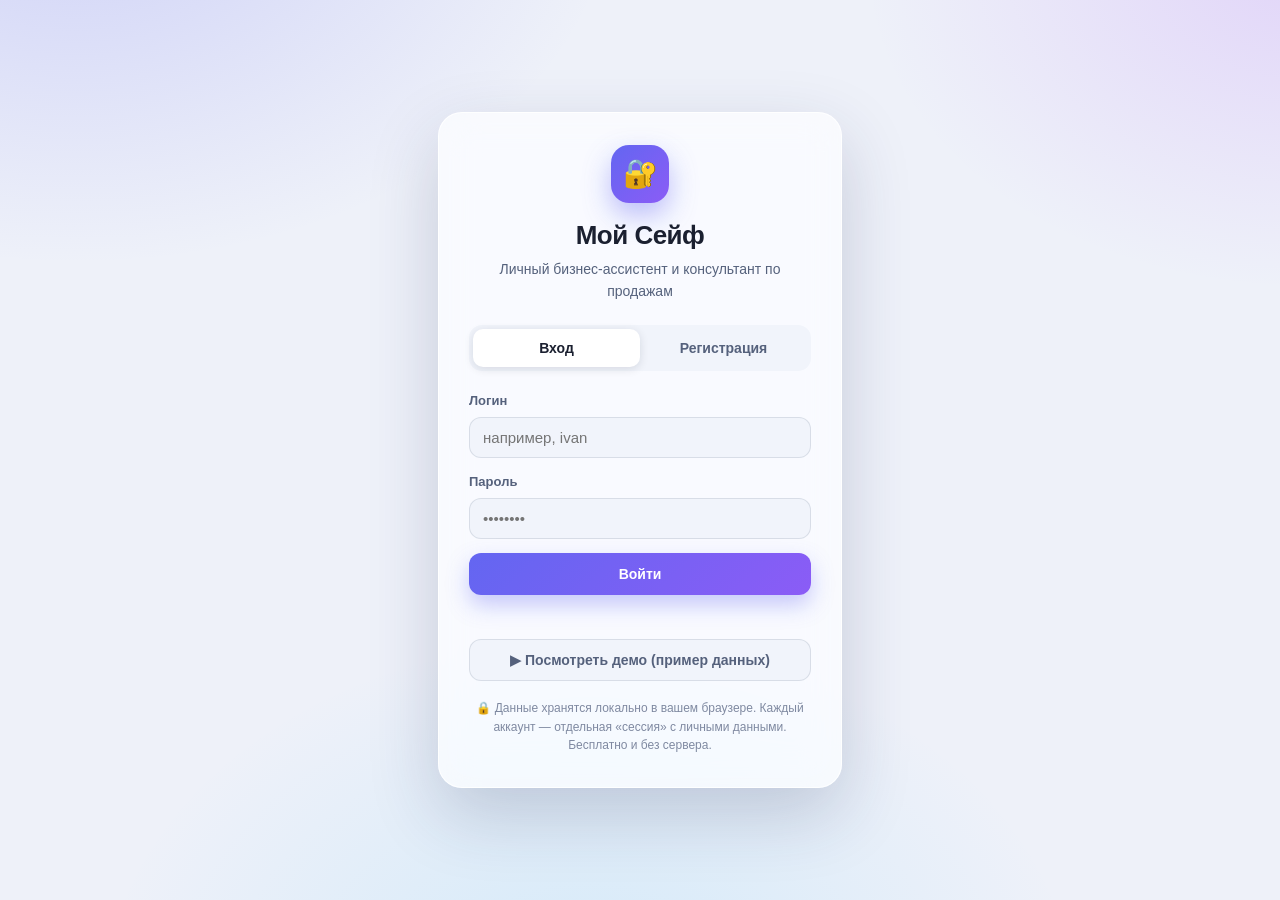
<file: index.html>
<!DOCTYPE html>
<html lang="ru" data-theme="light">
<head>
  <meta charset="UTF-8">
  <meta name="viewport" content="width=device-width, initial-scale=1.0">
  <meta name="description" content="Мой Сейф — личный бизнес-ассистент и консультант по продажам: учёт финансов, калькулятор прибыли, задачи, цели, умный календарь и ИИ-агент.">
  <meta name="theme-color" content="#6366f1">
  <meta name="apple-mobile-web-app-capable" content="yes">
  <meta name="apple-mobile-web-app-status-bar-style" content="default">
  <meta name="apple-mobile-web-app-title" content="Мой Сейф">
  <link rel="manifest" href="manifest.json">
  <link rel="icon" type="image/png" href="icons/icon-192.png">
  <link rel="apple-touch-icon" href="icons/icon-192.png">
  <title>Мой Сейф — личный бизнес-ассистент</title>
  <link rel="stylesheet" href="style.css">
</head>
<body>

  <!-- ============ ЭКРАН ВХОДА / РЕГИСТРАЦИИ ============ -->
  <div id="authScreen" class="auth-screen">
    <div class="auth-card">
      <div class="auth-brand">
        <div class="logo-badge">🔐</div>
        <h1 class="auth-title">Мой Сейф</h1>
        <p class="auth-subtitle">Личный бизнес-ассистент и консультант по продажам</p>
      </div>

      <div class="auth-tabs">
        <button class="auth-tab active" data-authtab="login" id="tabLogin">Вход</button>
        <button class="auth-tab" data-authtab="register" id="tabRegister">Регистрация</button>
      </div>

      <!-- Вход -->
      <form id="loginForm" class="auth-form" autocomplete="off">
        <label class="field">
          <span>Логин</span>
          <input type="text" id="loginUser" placeholder="например, ivan" required>
        </label>
        <label class="field">
          <span>Пароль</span>
          <input type="password" id="loginPass" placeholder="••••••••" required>
        </label>
        <button type="submit" class="btn btn-primary btn-block">Войти</button>
        <p class="auth-error" id="loginError"></p>
      </form>

      <!-- Регистрация -->
      <form id="registerForm" class="auth-form hidden" autocomplete="off">
        <label class="field">
          <span>Имя (как к вам обращаться)</span>
          <input type="text" id="regName" placeholder="Иван" required>
        </label>
        <label class="field">
          <span>Логин</span>
          <input type="text" id="regUser" placeholder="ivan" required>
        </label>
        <label class="field">
          <span>Пароль</span>
          <input type="password" id="regPass" placeholder="минимум 4 символа" required>
        </label>
        <button type="submit" class="btn btn-primary btn-block">Создать аккаунт</button>
        <p class="auth-error" id="registerError"></p>
      </form>

      <button type="button" class="btn btn-ghost btn-block" id="demoBtn" style="margin-top:12px;">▶ Посмотреть демо (пример данных)</button>

      <p class="auth-note">🔒 Данные хранятся локально в вашем браузере. Каждый аккаунт — отдельная «сессия» с личными данными. Бесплатно и без сервера.</p>
    </div>
  </div>

  <!-- ============ ОСНОВНОЕ ПРИЛОЖЕНИЕ ============ -->
  <div id="app" class="app hidden">
    <!-- Сайдбар -->
    <aside class="sidebar" id="sidebar">
      <div class="sidebar-brand">
        <div class="logo-badge">🔐</div>
        <div>
          <div class="sidebar-title">Мой Сейф</div>
          <div class="sidebar-tagline">бизнес-ассистент</div>
        </div>
      </div>

      <nav class="nav" id="nav">
        <button class="nav-item" data-view="dashboard"><span class="nav-ico">📊</span> Дашборд</button>
        <button class="nav-item" data-view="calculator"><span class="nav-ico">🧮</span> Калькулятор прибыли</button>
        <button class="nav-item" data-view="finance"><span class="nav-ico">💰</span> Финансы</button>
        <button class="nav-item" data-view="clients"><span class="nav-ico">👥</span> Клиенты и сделки</button>
        <button class="nav-item" data-view="reports"><span class="nav-ico">📈</span> Отчёты</button>
        <button class="nav-item" data-view="tasks"><span class="nav-ico">✅</span> Задачи</button>
        <button class="nav-item" data-view="goals"><span class="nav-ico">🎯</span> Цели</button>
        <button class="nav-item" data-view="calendar"><span class="nav-ico">📅</span> Календарь</button>
        <button class="nav-item" data-view="assistant"><span class="nav-ico">🤖</span> ИИ-ассистент</button>
        <button class="nav-item" data-view="settings"><span class="nav-ico">⚙️</span> Настройки</button>
      </nav>

      <div class="sidebar-user">
        <div class="avatar" id="sidebarAvatar">И</div>
        <div class="sidebar-user-info">
          <div class="sidebar-user-name" id="sidebarUserName">Пользователь</div>
          <div class="sidebar-user-role" id="sidebarCompany">Личный кабинет</div>
        </div>
        <button class="icon-btn" id="logoutBtn" title="Выйти">⏻</button>
      </div>
    </aside>

    <!-- Основная область -->
    <div class="main">
      <header class="topbar">
        <div class="topbar-left">
          <button class="icon-btn menu-btn" id="menuBtn" title="Меню">☰</button>
          <h2 class="page-title" id="pageTitle">Дашборд</h2>
        </div>
        <div class="topbar-right">
          <span class="today" id="todayDate"></span>
          <button class="icon-btn" id="themeToggle" title="Сменить тему">🌙</button>
        </div>
      </header>

      <main class="content" id="viewContainer">
        <!-- Виды рендерятся через JS -->
      </main>
    </div>
  </div>

  <!-- Модальное окно -->
  <div id="modalRoot" class="modal-root hidden">
    <div class="modal-backdrop" data-close-modal></div>
    <div class="modal" id="modalBox">
      <button class="modal-close" data-close-modal>✕</button>
      <div id="modalContent"></div>
    </div>
  </div>

  <!-- Тост-уведомления -->
  <div id="toast" class="toast"></div>

  <script src="app.js"></script>
</body>
</html>
</file>
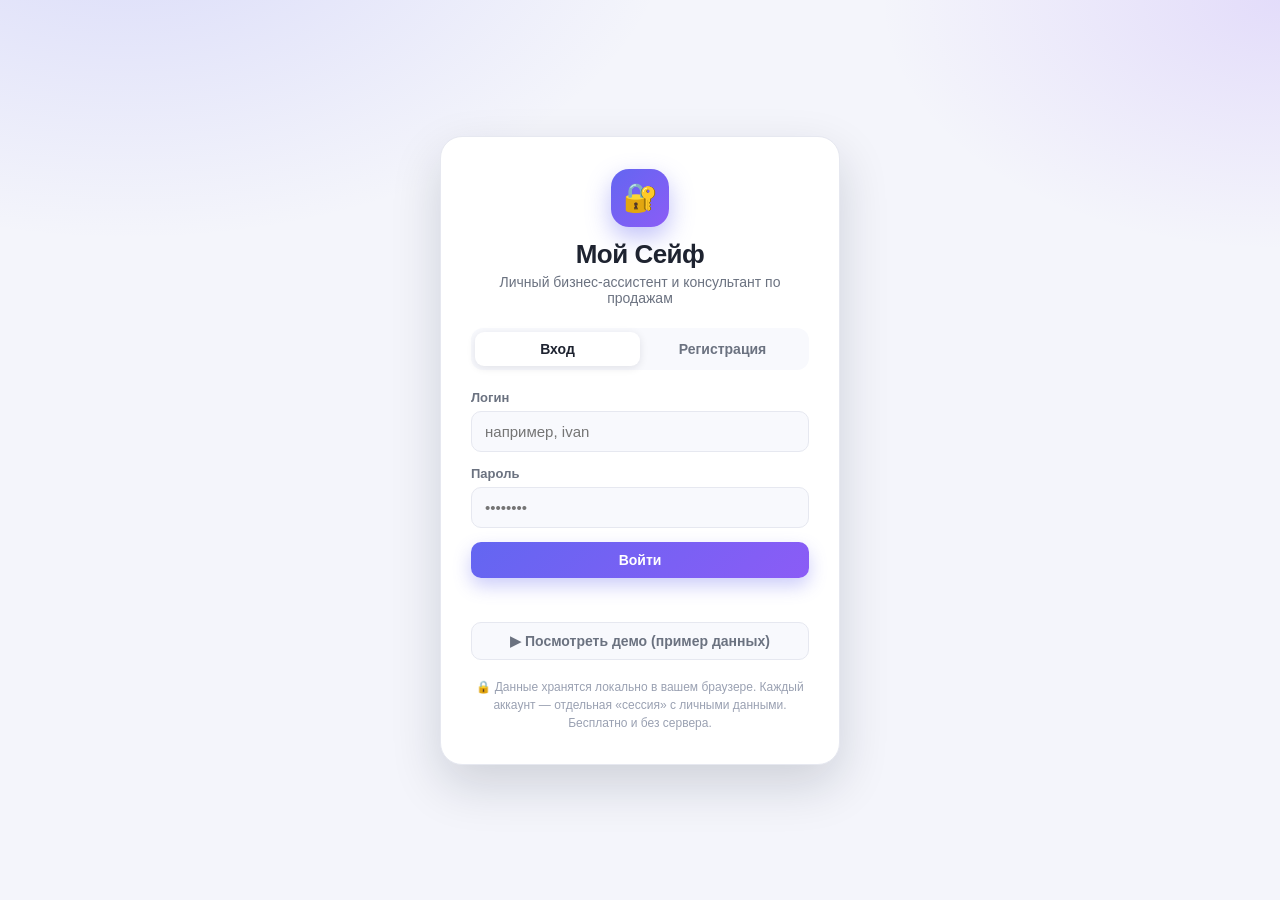
<file: moi-seif-site/index.html>
<!DOCTYPE html>
<html lang="ru" data-theme="light">
<head>
  <meta charset="UTF-8">
  <meta name="viewport" content="width=device-width, initial-scale=1.0">
  <meta name="description" content="Мой Сейф — личный бизнес-ассистент и консультант по продажам: учёт финансов, калькулятор прибыли, задачи, цели, умный календарь и ИИ-агент.">
  <title>Мой Сейф — личный бизнес-ассистент</title>
  <link rel="stylesheet" href="style.css">
</head>
<body>

  <!-- ============ ЭКРАН ВХОДА / РЕГИСТРАЦИИ ============ -->
  <div id="authScreen" class="auth-screen">
    <div class="auth-card">
      <div class="auth-brand">
        <div class="logo-badge">🔐</div>
        <h1 class="auth-title">Мой Сейф</h1>
        <p class="auth-subtitle">Личный бизнес-ассистент и консультант по продажам</p>
      </div>

      <div class="auth-tabs">
        <button class="auth-tab active" data-authtab="login" id="tabLogin">Вход</button>
        <button class="auth-tab" data-authtab="register" id="tabRegister">Регистрация</button>
      </div>

      <!-- Вход -->
      <form id="loginForm" class="auth-form" autocomplete="off">
        <label class="field">
          <span>Логин</span>
          <input type="text" id="loginUser" placeholder="например, ivan" required>
        </label>
        <label class="field">
          <span>Пароль</span>
          <input type="password" id="loginPass" placeholder="••••••••" required>
        </label>
        <button type="submit" class="btn btn-primary btn-block">Войти</button>
        <p class="auth-error" id="loginError"></p>
      </form>

      <!-- Регистрация -->
      <form id="registerForm" class="auth-form hidden" autocomplete="off">
        <label class="field">
          <span>Имя (как к вам обращаться)</span>
          <input type="text" id="regName" placeholder="Иван" required>
        </label>
        <label class="field">
          <span>Логин</span>
          <input type="text" id="regUser" placeholder="ivan" required>
        </label>
        <label class="field">
          <span>Пароль</span>
          <input type="password" id="regPass" placeholder="минимум 4 символа" required>
        </label>
        <button type="submit" class="btn btn-primary btn-block">Создать аккаунт</button>
        <p class="auth-error" id="registerError"></p>
      </form>

      <button type="button" class="btn btn-ghost btn-block" id="demoBtn" style="margin-top:12px;">▶ Посмотреть демо (пример данных)</button>

      <p class="auth-note">🔒 Данные хранятся локально в вашем браузере. Каждый аккаунт — отдельная «сессия» с личными данными. Бесплатно и без сервера.</p>
    </div>
  </div>

  <!-- ============ ОСНОВНОЕ ПРИЛОЖЕНИЕ ============ -->
  <div id="app" class="app hidden">
    <!-- Сайдбар -->
    <aside class="sidebar" id="sidebar">
      <div class="sidebar-brand">
        <div class="logo-badge">🔐</div>
        <div>
          <div class="sidebar-title">Мой Сейф</div>
          <div class="sidebar-tagline">бизнес-ассистент</div>
        </div>
      </div>

      <nav class="nav" id="nav">
        <button class="nav-item" data-view="dashboard"><span class="nav-ico">📊</span> Дашборд</button>
        <button class="nav-item" data-view="calculator"><span class="nav-ico">🧮</span> Калькулятор прибыли</button>
        <button class="nav-item" data-view="finance"><span class="nav-ico">💰</span> Финансы</button>
        <button class="nav-item" data-view="tasks"><span class="nav-ico">✅</span> Задачи</button>
        <button class="nav-item" data-view="goals"><span class="nav-ico">🎯</span> Цели</button>
        <button class="nav-item" data-view="calendar"><span class="nav-ico">📅</span> Календарь</button>
        <button class="nav-item" data-view="assistant"><span class="nav-ico">🤖</span> ИИ-ассистент</button>
        <button class="nav-item" data-view="settings"><span class="nav-ico">⚙️</span> Настройки</button>
      </nav>

      <div class="sidebar-user">
        <div class="avatar" id="sidebarAvatar">И</div>
        <div class="sidebar-user-info">
          <div class="sidebar-user-name" id="sidebarUserName">Пользователь</div>
          <div class="sidebar-user-role" id="sidebarCompany">Личный кабинет</div>
        </div>
        <button class="icon-btn" id="logoutBtn" title="Выйти">⏻</button>
      </div>
    </aside>

    <!-- Основная область -->
    <div class="main">
      <header class="topbar">
        <div class="topbar-left">
          <button class="icon-btn menu-btn" id="menuBtn" title="Меню">☰</button>
          <h2 class="page-title" id="pageTitle">Дашборд</h2>
        </div>
        <div class="topbar-right">
          <span class="today" id="todayDate"></span>
          <button class="icon-btn" id="themeToggle" title="Сменить тему">🌙</button>
        </div>
      </header>

      <main class="content" id="viewContainer">
        <!-- Виды рендерятся через JS -->
      </main>
    </div>
  </div>

  <!-- Модальное окно -->
  <div id="modalRoot" class="modal-root hidden">
    <div class="modal-backdrop" data-close-modal></div>
    <div class="modal" id="modalBox">
      <button class="modal-close" data-close-modal>✕</button>
      <div id="modalContent"></div>
    </div>
  </div>

  <!-- Тост-уведомления -->
  <div id="toast" class="toast"></div>

  <script src="app.js"></script>
</body>
</html>
</file>
<file: style.css>
/* ============================================================
   МОЙ СЕЙФ — личный бизнес-ассистент
   Оформление: liquid glass + адаптив под телефон
   Без внешних библиотек
   ============================================================ */

:root {
  --accent: #6366f1;
  --accent-2: #8b5cf6;
  --accent-rgb: 99, 102, 241;
  --accent-soft: rgba(var(--accent-rgb), 0.12);
  --green: #10b981;
  --green-soft: rgba(16, 185, 129, 0.14);
  --red: #ef4444;
  --red-soft: rgba(239, 68, 68, 0.14);
  --amber: #f59e0b;
  --amber-soft: rgba(245, 158, 11, 0.16);
  --blue: #3b82f6;
  --radius: 18px;
  --radius-sm: 12px;
  --font: "SF Pro Text", -apple-system, BlinkMacSystemFont, "Segoe UI", Roboto, "Helvetica Neue", Arial, "Noto Sans", sans-serif;
  --transition: 0.2s ease;
  --blur: blur(18px) saturate(160%);
}

html[data-theme="light"] {
  --bg: #eef1f9;
  --surface: rgba(255, 255, 255, 0.66);
  --surface-solid: #ffffff;
  --surface-2: #f1f4fb;
  --cell: rgba(255, 255, 255, 0.52);
  --border: rgba(100, 116, 139, 0.18);
  --glass-border: rgba(255, 255, 255, 0.85);
  --text: #1b2030;
  --text-2: #55617c;
  --text-3: #7f89a1;
  --shadow: 0 10px 30px rgba(35, 45, 90, 0.10);
  --shadow-lg: 0 26px 70px rgba(35, 45, 90, 0.20);
  --sidebar-text: #e7e9f3;
  --sidebar-muted: #8f97ad;
  --hover: rgba(var(--accent-rgb), 0.06);
  color-scheme: light;
}

html[data-theme="dark"] {
  --bg: #0b0e15;
  --surface: rgba(23, 28, 40, 0.62);
  --surface-solid: #171b26;
  --surface-2: #1e2432;
  --cell: rgba(255, 255, 255, 0.035);
  --border: rgba(255, 255, 255, 0.10);
  --glass-border: rgba(255, 255, 255, 0.08);
  --text: #e9ecf5;
  --text-2: #a7b1c6;
  --text-3: #7d8698;
  --shadow: 0 10px 30px rgba(0, 0, 0, 0.32);
  --shadow-lg: 0 26px 70px rgba(0, 0, 0, 0.55);
  --sidebar-text: #e7e9f3;
  --sidebar-muted: #8f97ad;
  --hover: rgba(255, 255, 255, 0.04);
  color-scheme: dark;
}

* { box-sizing: border-box; margin: 0; padding: 0; }

html, body {
  min-height: 100%;
  font-family: var(--font);
  color: var(--text);
  -webkit-font-smoothing: antialiased;
  text-rendering: optimizeLegibility;
}

body {
  background: var(--bg);
  font-size: 15px;
  line-height: 1.55;
  transition: background var(--transition), color var(--transition);
}

html[data-theme="light"] body {
  background:
    radial-gradient(900px 620px at 6% -12%, rgba(var(--accent-rgb), 0.22), transparent 60%),
    radial-gradient(760px 560px at 102% -4%, rgba(168, 85, 247, 0.18), transparent 58%),
    radial-gradient(820px 620px at 46% 112%, rgba(56, 189, 248, 0.15), transparent 60%),
    var(--bg);
  background-attachment: fixed;
}

html[data-theme="dark"] body {
  background:
    radial-gradient(900px 620px at 6% -12%, rgba(var(--accent-rgb), 0.22), transparent 60%),
    radial-gradient(760px 560px at 102% -4%, rgba(168, 85, 247, 0.15), transparent 58%),
    radial-gradient(820px 620px at 46% 112%, rgba(14, 165, 233, 0.13), transparent 60%),
    var(--bg);
  background-attachment: fixed;
}

.hidden { display: none !important; }

button { font-family: inherit; cursor: pointer; -webkit-tap-highlight-color: transparent; }
input, select, textarea { font-family: inherit; color: var(--text); }

canvas { display: block; width: 100%; max-width: 100%; }

/* ============ ЭКРАН ВХОДА ============ */
.auth-screen {
  min-height: 100vh;
  display: flex;
  align-items: center;
  justify-content: center;
  padding: 24px 18px;
}

.auth-card {
  width: 100%;
  max-width: 404px;
  background: var(--surface);
  -webkit-backdrop-filter: var(--blur);
  backdrop-filter: var(--blur);
  border: 1px solid var(--glass-border);
  border-radius: 24px;
  padding: 32px 30px;
  box-shadow: var(--shadow-lg);
}

.auth-brand { text-align: center; margin-bottom: 22px; }
.logo-badge {
  width: 58px; height: 58px;
  display: flex; align-items: center; justify-content: center;
  font-size: 28px;
  margin: 0 auto 12px;
  border-radius: 18px;
  background: linear-gradient(135deg, var(--accent), var(--accent-2));
  box-shadow: 0 12px 28px rgba(var(--accent-rgb), 0.42);
}
.auth-title { font-size: 26px; font-weight: 800; letter-spacing: -0.5px; }
.auth-subtitle { color: var(--text-2); font-size: 14px; margin-top: 4px; }

.auth-tabs {
  display: flex;
  background: var(--surface-2);
  border-radius: 13px;
  padding: 4px;
  margin-bottom: 20px;
}
.auth-tab {
  flex: 1;
  min-height: 38px;
  padding: 9px;
  border: none;
  background: transparent;
  color: var(--text-2);
  font-weight: 600;
  font-size: 14px;
  border-radius: 10px;
  transition: var(--transition);
}
.auth-tab.active {
  background: var(--surface-solid);
  color: var(--text);
  box-shadow: 0 2px 10px rgba(15, 23, 42, 0.12);
}

.auth-form { display: flex; flex-direction: column; gap: 14px; }
.field { display: flex; flex-direction: column; gap: 6px; font-size: 13px; font-weight: 600; color: var(--text-2); min-width: 0; }
.field input, .field select, .field textarea {
  width: 100%;
  padding: 11px 13px;
  border: 1px solid var(--border);
  border-radius: var(--radius-sm);
  background: var(--surface-2);
  font-size: 15px;
  font-weight: 400;
  color: var(--text);
  outline: none;
  transition: border var(--transition), box-shadow var(--transition), background var(--transition);
}
.field input:focus, .field select:focus, .field textarea:focus {
  border-color: var(--accent);
  box-shadow: 0 0 0 3px var(--accent-soft);
  background: var(--surface-solid);
}
.auth-error { color: var(--red); font-size: 13px; min-height: 18px; text-align: center; }
.auth-note { margin-top: 18px; font-size: 12px; color: var(--text-3); text-align: center; line-height: 1.55; }

/* ============ КНОПКИ ============ */
.btn {
  display: inline-flex;
  align-items: center;
  justify-content: center;
  gap: 8px;
  min-height: 42px;
  padding: 10px 16px;
  border: none;
  border-radius: var(--radius-sm);
  font-size: 14px;
  font-weight: 600;
  transition: transform var(--transition), box-shadow var(--transition), background var(--transition), color var(--transition);
  white-space: nowrap;
}
.btn:active { transform: translateY(1px) scale(0.995); }
.btn-primary {
  background: linear-gradient(135deg, var(--accent), var(--accent-2));
  color: #fff;
  box-shadow: 0 10px 22px rgba(var(--accent-rgb), 0.34);
}
.btn-primary:hover { box-shadow: 0 12px 28px rgba(var(--accent-rgb), 0.48); }
.btn-ghost {
  background: var(--surface-2);
  color: var(--text-2);
  border: 1px solid var(--border);
}
.btn-ghost:hover { color: var(--text); border-color: var(--text-3); }
.btn-danger { background: var(--red-soft); color: var(--red); }
.btn-danger:hover { background: var(--red); color: #fff; }
.btn-green { background: var(--green-soft); color: var(--green); }
.btn-green:hover { background: var(--green); color: #fff; }
.btn-sm { min-height: 34px; padding: 6px 11px; font-size: 13px; border-radius: 9px; }
.btn-block { width: 100%; }

.icon-btn {
  width: 40px; height: 40px;
  display: flex; align-items: center; justify-content: center;
  border: 1px solid var(--border);
  background: var(--surface-2);
  border-radius: 11px;
  font-size: 17px;
  color: var(--text-2);
  transition: var(--transition);
  flex-shrink: 0;
}
.icon-btn:hover { background: var(--surface-solid); color: var(--text); }

/* ============ КАРКАС ============ */
.app { display: flex; min-height: 100vh; min-height: 100dvh; }

.sidebar {
  width: 264px;
  flex-shrink: 0;
  background: linear-gradient(180deg, rgba(22, 26, 43, 0.94), rgba(10, 13, 22, 0.97));
  -webkit-backdrop-filter: var(--blur);
  backdrop-filter: var(--blur);
  color: var(--sidebar-text);
  display: flex;
  flex-direction: column;
  padding: 20px 14px;
  position: sticky;
  top: 0;
  height: 100vh;
  height: 100dvh;
  border-right: 1px solid rgba(255, 255, 255, 0.07);
  z-index: 60;
}

.sidebar-brand {
  display: flex; align-items: center; gap: 11px;
  padding: 4px 8px 18px;
}
.sidebar-brand .logo-badge { width: 42px; height: 42px; font-size: 20px; margin: 0; border-radius: 13px; box-shadow: 0 8px 20px rgba(99,102,241,.42); }
.sidebar-title { font-size: 18px; font-weight: 800; letter-spacing: -0.3px; }
.sidebar-tagline { font-size: 12px; color: var(--sidebar-muted); }

.nav { display: flex; flex-direction: column; gap: 3px; flex: 1; overflow-y: auto; overscroll-behavior: contain; }
.nav-item {
  display: flex; align-items: center; gap: 12px;
  min-height: 44px;
  padding: 11px 12px;
  border: none;
  background: transparent;
  color: var(--sidebar-muted);
  font-size: 14px;
  font-weight: 500;
  border-radius: 12px;
  text-align: left;
  transition: var(--transition);
}
.nav-item:hover { background: rgba(255, 255, 255, 0.07); color: var(--sidebar-text); }
.nav-item.active {
  background: linear-gradient(135deg, var(--accent), var(--accent-2));
  color: #fff;
  box-shadow: 0 10px 22px rgba(var(--accent-rgb), 0.38);
}
.nav-ico { font-size: 18px; width: 24px; text-align: center; flex-shrink: 0; }

.sidebar-user {
  display: flex; align-items: center; gap: 10px;
  padding: 12px 8px 2px;
  margin-top: 12px;
  border-top: 1px solid rgba(255, 255, 255, 0.09);
}
.avatar {
  width: 38px; height: 38px;
  border-radius: 50%;
  background: linear-gradient(135deg, var(--accent), var(--accent-2));
  color: #fff;
  display: flex; align-items: center; justify-content: center;
  font-weight: 700;
  font-size: 16px;
  flex-shrink: 0;
}
.sidebar-user-info { flex: 1; min-width: 0; }
.sidebar-user-name { font-size: 14px; font-weight: 600; white-space: nowrap; overflow: hidden; text-overflow: ellipsis; }
.sidebar-user-role { font-size: 11px; color: var(--sidebar-muted); white-space: nowrap; overflow: hidden; text-overflow: ellipsis; }
.sidebar-user .icon-btn { background: transparent; border-color: rgba(255, 255, 255, 0.12); color: var(--sidebar-muted); }
.sidebar-user .icon-btn:hover { color: #fff; }

.main { flex: 1; min-width: 0; display: flex; flex-direction: column; }

.topbar {
  display: flex; align-items: center; justify-content: space-between;
  gap: 12px;
  padding: 14px 28px;
  background: var(--surface);
  -webkit-backdrop-filter: var(--blur);
  backdrop-filter: var(--blur);
  border-bottom: 1px solid var(--border);
  position: sticky; top: 0; z-index: 40;
}
.topbar-left { display: flex; align-items: center; gap: 12px; min-width: 0; }
.page-title { font-size: 20px; font-weight: 800; letter-spacing: -0.3px; white-space: nowrap; overflow: hidden; text-overflow: ellipsis; }
.today { color: var(--text-2); font-size: 13px; }
.topbar-right { display: flex; align-items: center; gap: 10px; }
.menu-btn { display: none; }

.content { padding: 28px; max-width: 1180px; width: 100%; margin: 0 auto; min-width: 0; }

/* ============ СЕТКИ / КАРТОЧКИ ============ */
.grid { display: grid; gap: 18px; min-width: 0; }
.grid > * { min-width: 0; }
.grid-cards { grid-template-columns: repeat(auto-fill, minmax(min(100%, 200px), 1fr)); }
.grid-2 { grid-template-columns: repeat(auto-fit, minmax(min(100%, 300px), 1fr)); }
.grid-3 { grid-template-columns: repeat(auto-fit, minmax(min(100%, 260px), 1fr)); }

.card {
  background: var(--surface);
  -webkit-backdrop-filter: var(--blur);
  backdrop-filter: var(--blur);
  border: 1px solid var(--glass-border);
  border-radius: var(--radius);
  padding: 20px;
  box-shadow: var(--shadow);
  min-width: 0;
}
.card-header { display: flex; align-items: flex-start; justify-content: space-between; gap: 10px; margin-bottom: 16px; flex-wrap: wrap; }
.card-title { font-size: 16px; font-weight: 700; letter-spacing: -0.2px; }
.card-sub { font-size: 13px; color: var(--text-2); margin-top: 2px; }

.stat { position: relative; overflow: hidden; }
.stat-label { font-size: 13px; color: var(--text-2); font-weight: 500; }
.stat-value { font-size: 26px; font-weight: 800; letter-spacing: -0.6px; margin-top: 6px; word-break: break-word; }
.stat-hint { font-size: 12px; color: var(--text-3); margin-top: 4px; }
.stat-ico {
  position: absolute; top: 14px; right: 14px;
  width: 42px; height: 42px; border-radius: 13px;
  display: flex; align-items: center; justify-content: center;
  font-size: 20px;
  border: 1px solid var(--glass-border);
}
.stat.positive .stat-value { color: var(--green); }
.stat.negative .stat-value { color: var(--red); }

/* ============ ФОРМЫ ============ */
.form-grid { display: grid; grid-template-columns: repeat(auto-fit, minmax(min(100%, 160px), 1fr)); gap: 14px; }
.form-row { display: flex; gap: 10px; flex-wrap: wrap; align-items: flex-end; }
.form-row > .field { flex: 1 1 150px; }

.segmented { display: flex; background: var(--surface-2); border-radius: 12px; padding: 4px; gap: 4px; min-width: 0; }
.segmented button {
  flex: 1;
  min-height: 34px;
  padding: 8px 10px;
  border: none;
  background: transparent;
  color: var(--text-2);
  font-size: 13px;
  font-weight: 600;
  border-radius: 9px;
  transition: var(--transition);
  white-space: normal;
  line-height: 1.25;
  overflow-wrap: anywhere;
}
.segmented button.active { background: var(--surface-solid); color: var(--text); box-shadow: 0 2px 8px rgba(15, 23, 42, 0.12); }

/* ============ ТАБЛИЦЫ ============ */
.table-wrap { overflow-x: auto; -webkit-overflow-scrolling: touch; border-radius: 12px; }
.table { width: 100%; border-collapse: collapse; font-size: 14px; min-width: 540px; }
.table th {
  text-align: left; padding: 10px 12px; font-size: 12px; text-transform: uppercase;
  letter-spacing: 0.4px; color: var(--text-3); font-weight: 600;
  border-bottom: 1px solid var(--border);
  white-space: nowrap;
}
.table td { padding: 12px; border-bottom: 1px solid var(--border); vertical-align: middle; }
.table tr:last-child td { border-bottom: none; }
.table tbody tr { transition: background var(--transition); }
.table tbody tr:hover { background: var(--hover); }

.amount-in { color: var(--green); font-weight: 700; white-space: nowrap; }
.amount-out { color: var(--red); font-weight: 700; white-space: nowrap; }

.badge {
  display: inline-flex; align-items: center; gap: 5px;
  padding: 4px 9px; border-radius: 20px; font-size: 12px; font-weight: 600;
  background: var(--accent-soft); color: var(--accent);
  white-space: nowrap;
}
.badge.green { background: var(--green-soft); color: var(--green); }
.badge.red { background: var(--red-soft); color: var(--red); }
.badge.amber { background: var(--amber-soft); color: var(--amber); }
.badge.muted { background: var(--surface-2); color: var(--text-2); }

/* ============ ПРОГРЕСС ============ */
.progress { height: 9px; background: var(--surface-2); border-radius: 20px; overflow: hidden; }
.progress-fill {
  height: 100%; border-radius: 20px;
  background: linear-gradient(90deg, var(--accent), var(--accent-2));
  transition: width 0.45s ease;
}
.progress-fill.green { background: linear-gradient(90deg, #10b981, #34d399); }
.progress-fill.amber { background: linear-gradient(90deg, #f59e0b, #fbbf24); }

/* ============ ЗАДАЧИ ============ */
.task-item {
  display: flex; align-items: center; gap: 10px;
  padding: 12px;
  border: 1px solid var(--border);
  background: var(--cell);
  border-radius: var(--radius-sm);
  transition: var(--transition);
  flex-wrap: wrap;
}
.task-item:hover { border-color: var(--accent); }
.task-item.done { opacity: 0.55; }
.task-item.done .task-title { text-decoration: line-through; }
.task-check {
  width: 24px; height: 24px; border-radius: 8px; border: 2px solid var(--text-3);
  display: flex; align-items: center; justify-content: center; color: #fff;
  flex-shrink: 0; transition: var(--transition); font-size: 13px; background: transparent;
  padding: 0;
}
.task-item.done .task-check { background: var(--green); border-color: var(--green); }
.task-title { flex: 1 1 140px; min-width: 0; font-weight: 600; font-size: 14px; overflow-wrap: anywhere; }
.task-meta { font-size: 12.5px; color: var(--text-3); line-height: 1.4; overflow-wrap: anywhere; }

/* ============ КАЛЕНДАРЬ ============ */
.cal-head { display: flex; align-items: center; justify-content: space-between; gap: 10px; margin-bottom: 14px; }
.cal-grid { display: grid; grid-template-columns: repeat(7, minmax(0, 1fr)); gap: 6px; }
.cal-dow { text-align: center; font-size: 12px; color: var(--text-3); font-weight: 600; padding: 4px 0; }
.cal-day {
  position: relative;
  min-height: 68px;
  border: 1px solid var(--border);
  border-radius: 12px;
  padding: 7px;
  background: var(--cell);
  cursor: pointer;
  transition: var(--transition);
  overflow: hidden;
}
.cal-day:hover { border-color: var(--accent); }
.cal-day.empty { background: transparent; border-color: transparent; cursor: default; }
.cal-day.today { border-color: var(--accent); background: rgba(var(--accent-rgb), 0.13); }
.cal-day.selected { box-shadow: inset 0 0 0 2px var(--accent); }
.cal-day-num { display: flex; align-items: center; justify-content: space-between; gap: 4px; font-size: 13px; font-weight: 600; }
.cal-day.today .cal-day-num { color: var(--accent); }
.cal-dot { display: none; width: 6px; height: 6px; border-radius: 50%; background: var(--accent); flex-shrink: 0; }
.cal-evt {
  margin-top: 4px; font-size: 11px; padding: 2px 5px; border-radius: 5px;
  background: var(--accent-soft); color: var(--accent);
  white-space: nowrap; overflow: hidden; text-overflow: ellipsis;
}
.cal-evt.more { background: var(--surface-2); color: var(--text-2); }

/* ============ ЧАТ ============ */
.chat { display: flex; flex-direction: column; height: calc(100vh - 270px); min-height: 380px; }
@supports (height: 100dvh) { .chat { height: calc(100dvh - 270px); } }
.chat-log {
  flex: 1; overflow-y: auto; padding: 6px 2px;
  display: flex; flex-direction: column; gap: 14px;
  overscroll-behavior: contain;
}
.msg {
  max-width: 78%;
  padding: 12px 15px;
  border-radius: 16px;
  font-size: 14px;
  line-height: 1.55;
  white-space: pre-wrap;
  overflow-wrap: anywhere;
}
.msg.user {
  align-self: flex-end;
  background: linear-gradient(135deg, var(--accent), var(--accent-2));
  color: #fff;
  border-bottom-right-radius: 5px;
  box-shadow: 0 8px 18px rgba(var(--accent-rgb), 0.28);
}
.msg.bot {
  align-self: flex-start;
  background: var(--surface-2);
  border: 1px solid var(--border);
  border-bottom-left-radius: 5px;
}
.msg.bot .msg-label { font-size: 11px; font-weight: 700; color: var(--accent); margin-bottom: 5px; }
.chat-input-row { display: flex; gap: 8px; margin-top: 12px; }
.chat-input-row input {
  flex: 1;
  min-width: 0;
  padding: 13px 15px;
  border: 1px solid var(--border);
  border-radius: 13px;
  background: var(--surface-2);
  font-size: 15px;
  outline: none;
}
.chat-input-row input:focus { border-color: var(--accent); box-shadow: 0 0 0 3px var(--accent-soft); }
.chips { display: flex; gap: 8px; flex-wrap: wrap; margin-top: 10px; }
.chip {
  padding: 7px 12px;
  border: 1px solid var(--border);
  background: var(--cell);
  border-radius: 20px;
  font-size: 13px;
  color: var(--text-2);
  transition: var(--transition);
  white-space: nowrap;
}
.chip:hover { border-color: var(--accent); color: var(--accent); }

/* ============ KPI ============ */
.kpi-row { display: grid; grid-template-columns: repeat(auto-fit, minmax(min(100%, 150px), 1fr)); gap: 12px; }
.kpi {
  background: var(--surface-2);
  border: 1px solid var(--border);
  border-radius: 14px;
  padding: 14px;
  min-width: 0;
}
.kpi-label { font-size: 12px; color: var(--text-2); font-weight: 600; }
.kpi-value { font-size: 20px; font-weight: 800; margin-top: 6px; letter-spacing: -0.4px; overflow-wrap: anywhere; }
.kpi.positive .kpi-value { color: var(--green); }
.kpi.negative .kpi-value { color: var(--red); }

/* ============ МОДАЛКА / ТОСТ / ПУСТО ============ */
.modal-root { position: fixed; inset: 0; z-index: 120; display: flex; align-items: center; justify-content: center; padding: 18px; }
.modal-backdrop { position: absolute; inset: 0; background: rgba(8, 10, 18, 0.55); -webkit-backdrop-filter: blur(4px); backdrop-filter: blur(4px); }
.modal {
  position: relative;
  width: 100%;
  max-width: 460px;
  max-height: 88vh;
  max-height: 88dvh;
  overflow-y: auto;
  background: var(--surface-solid);
  border: 1px solid var(--glass-border);
  border-radius: 20px;
  padding: 24px;
  box-shadow: var(--shadow-lg);
}
.modal-close {
  position: absolute; top: 14px; right: 14px;
  width: 34px; height: 34px; border-radius: 10px; border: none;
  background: var(--surface-2); color: var(--text-2); font-size: 15px;
}
.modal-close:hover { color: var(--text); }
.modal-title { font-size: 18px; font-weight: 800; margin-bottom: 16px; padding-right: 30px; }

.toast {
  position: fixed;
  bottom: calc(20px + env(safe-area-inset-bottom, 0px));
  left: 50%;
  transform: translateX(-50%) translateY(20px);
  background: var(--text);
  color: var(--bg);
  padding: 12px 20px;
  border-radius: 13px;
  font-size: 14px;
  font-weight: 600;
  opacity: 0;
  pointer-events: none;
  transition: var(--transition);
  z-index: 200;
  max-width: calc(100vw - 32px);
  text-align: center;
  box-shadow: var(--shadow-lg);
}
.toast.show { opacity: 1; transform: translateX(-50%) translateY(0); }

.empty { text-align: center; padding: 30px 14px; color: var(--text-3); }
.empty .empty-ico { font-size: 38px; margin-bottom: 10px; }
.empty p { font-size: 14px; line-height: 1.5; }

/* ============ АДАПТИВ ============ */
@media (max-width: 980px) {
  .sidebar {
    position: fixed;
    top: 0; left: 0; bottom: 0;
    width: 280px;
    height: 100vh;
    height: 100dvh;
    transform: translateX(-104%);
    transition: transform 0.28s cubic-bezier(0.2, 0.8, 0.2, 1), box-shadow 0.28s ease;
    box-shadow: none;
  }
  .sidebar.open { transform: none; box-shadow: 0 0 0 100vmax rgba(8, 10, 18, 0.45), var(--shadow-lg); }
  .menu-btn { display: flex; }
  .content { padding: 18px; }
  .today { display: none; }
}

@media (max-width: 600px) {
  .content { padding: 14px; }
  .topbar { padding: 12px 14px; }
  .page-title { font-size: 17px; }
  .grid { gap: 14px; }
  .card { padding: 16px; border-radius: 16px; }
  .stat-value { font-size: 21px; }
  .stat-ico { width: 36px; height: 36px; font-size: 17px; top: 12px; right: 12px; }
  .grid-2, .grid-3 { grid-template-columns: 1fr; }
  .kpi-row { grid-template-columns: 1fr 1fr; }
  .form-row > .field { flex: 1 1 100%; }
  .cal-grid { gap: 4px; }
  .cal-day { min-height: 48px; padding: 5px; border-radius: 9px; }
  .cal-day-num { font-size: 12px; }
  .cal-evt { display: none; }
  .cal-dot { display: inline-block; }
  .cal-dow { font-size: 11px; }
  .chat { height: calc(100vh - 230px); min-height: 340px; }
  @supports (height: 100dvh) { .chat { height: calc(100dvh - 230px); } }
  .msg { max-width: 90%; }
  .chips { flex-wrap: nowrap; overflow-x: auto; padding-bottom: 4px; scrollbar-width: none; }
  .chips::-webkit-scrollbar { display: none; }
  .table { min-width: 500px; }
  .auth-card { padding: 26px 20px; border-radius: 20px; }
  .modal { padding: 18px; border-radius: 16px; }
  .sidebar { width: 286px; }
}

@media (max-width: 390px) {
  .grid-cards { grid-template-columns: 1fr; }
  .stat-value { font-size: 20px; }
  .kpi-row { grid-template-columns: 1fr; }
}

@media (hover: none) {
  .card:hover, .task-item:hover, .cal-day:hover { transform: none; }
}

@media (prefers-reduced-motion: reduce) {
  * { transition: none !important; animation: none !important; }
}

/* ============ CRM / СДЕЛКИ ============ */
.client-row {
  display: flex; align-items: center; gap: 10px;
  padding: 10px 12px;
  border: 1px solid var(--border);
  background: var(--cell);
  border-radius: 12px;
  min-width: 0;
}
.client-name { font-weight: 600; font-size: 14px; overflow-wrap: anywhere; }

.pipeline { display: grid; grid-template-columns: repeat(4, minmax(0, 1fr)); gap: 12px; }
.pipe-col {
  background: var(--surface-2);
  border: 1px solid var(--border);
  border-radius: 14px;
  padding: 10px;
  min-width: 0;
  display: flex; flex-direction: column; gap: 8px;
}
.pipe-head { display: flex; align-items: center; gap: 6px; font-size: 12px; font-weight: 700; color: var(--text-2); }
.pipe-dot { width: 8px; height: 8px; border-radius: 50%; flex-shrink: 0; }
.pipe-sum { margin-left: auto; font-size: 11px; color: var(--text-3); white-space: nowrap; }
.pipe-body { display: flex; flex-direction: column; gap: 8px; min-height: 60px; }
.pipe-empty { font-size: 12px; color: var(--text-3); text-align: center; padding: 12px 0; }
.deal {
  background: var(--surface-solid);
  border: 1px solid var(--border);
  border-radius: 12px;
  padding: 10px;
  display: flex; flex-direction: column; gap: 4px;
  min-width: 0;
}
.deal-top { display: flex; align-items: flex-start; gap: 6px; }
.deal-title { font-size: 13px; font-weight: 600; flex: 1; min-width: 0; overflow-wrap: anywhere; }
.deal-del { border: none; background: transparent; color: var(--text-3); font-size: 12px; padding: 0 2px; line-height: 1; }
.deal-del:hover { color: var(--red); }
.deal-amount { font-size: 15px; font-weight: 800; color: var(--accent); }
.deal-client { font-size: 11px; color: var(--text-3); overflow-wrap: anywhere; }
.deal-next { margin-top: 4px; width: 100%; }

/* ============ ОТЧЁТЫ ============ */
.cat-bars { display: flex; flex-direction: column; gap: 12px; }
.cat-bar-row { display: flex; flex-direction: column; gap: 5px; min-width: 0; }
.cat-bar-label { display: flex; justify-content: space-between; gap: 10px; font-size: 13px; color: var(--text-2); }
.cat-bar-label b { color: var(--text); white-space: nowrap; }
.cat-bar-label span { overflow-wrap: anywhere; }

/* ============ ПОДСКАЗКИ ============ */
.insights { display: flex; flex-direction: column; gap: 10px; }
.insight {
  display: flex; gap: 10px; align-items: flex-start;
  font-size: 14px; line-height: 1.45;
  padding: 10px 12px;
  border-radius: 12px;
  background: var(--surface-2);
  border: 1px solid var(--border);
}
.insight-ico { font-size: 17px; flex-shrink: 0; }

/* ============ ЧЕКБОКС В ФОРМЕ ============ */
.check-inline {
  display: flex; align-items: center; gap: 7px;
  font-size: 13px; color: var(--text-2); font-weight: 600;
  padding-bottom: 11px;
  white-space: nowrap;
  cursor: pointer;
}
.check-inline input { width: 17px; height: 17px; accent-color: var(--accent); }

@media (max-width: 760px) {
  .pipeline { grid-template-columns: repeat(2, minmax(0, 1fr)); }
}
@media (max-width: 520px) {
  .pipeline { grid-template-columns: 1fr; }
}

/* ============ АКЦЕНТЫ / ПЛОТНОСТЬ ============ */
.accent-grid { display: flex; gap: 10px; flex-wrap: wrap; }
.accent-swatch {
  width: 36px; height: 36px;
  border-radius: 50%;
  border: 2px solid transparent;
  cursor: pointer;
  padding: 0;
  box-shadow: 0 4px 12px rgba(15, 23, 42, 0.2);
  transition: transform 0.15s ease, box-shadow 0.15s ease;
}
.accent-swatch:hover { transform: scale(1.08); }
.accent-swatch.active {
  border-color: var(--text);
  box-shadow: 0 0 0 3px var(--surface-solid), 0 0 0 5px var(--accent);
}

body.compact .content { padding: 18px; }
body.compact .card { padding: 14px; }
body.compact .grid { gap: 12px; }
body.compact .card-header { margin-bottom: 12px; }
body.compact .task-item { padding: 9px; }
body.compact .stat-value { font-size: 23px; }

/* ровные цифры в таблицах и графиках */
.stat-value, .kpi-value, .amount-in, .amount-out, .table td, .pipe-sum, .deal-amount {
  font-variant-numeric: tabular-nums;
}

p, .card-sub, .insight, .msg { overflow-wrap: anywhere; }
.card-title, .page-title, .auth-title { letter-spacing: -0.02em; }

/* ============ ПЕЧАТЬ / PDF ============ */
@media print {
  .sidebar, .topbar, .nav, .btn, .icon-btn, .chips, .chat-input-row, .segmented, .modal-root, .toast { display: none !important; }
  html, body { background: #fff !important; }
  .app { display: block; }
  .main { display: block; }
  .content { padding: 0; max-width: none; }
  .card {
    background: #fff !important;
    border: 1px solid #ddd !important;
    box-shadow: none !important;
    -webkit-backdrop-filter: none !important;
    backdrop-filter: none !important;
    break-inside: avoid;
  }
  .grid { display: block; }
  .grid > * { margin-bottom: 12px; }
  canvas { max-height: 260px; }
}

/* ============ СКРОЛЛБАР ============ */
::-webkit-scrollbar { width: 10px; height: 10px; }
::-webkit-scrollbar-thumb { background: var(--border); border-radius: 20px; }
::-webkit-scrollbar-thumb:hover { background: var(--text-3); }

:focus-visible { outline: 2px solid var(--accent); outline-offset: 2px; }
</file>
<file: moi-seif-site/style.css>
/* ============================================================
   МОЙ СЕЙФ — личный бизнес-ассистент
   Стили (без внешних библиотек, чистый CSS)
   ============================================================ */

:root {
  --accent: #6366f1;
  --accent-2: #8b5cf6;
  --accent-soft: rgba(99, 102, 241, 0.12);
  --green: #10b981;
  --green-soft: rgba(16, 185, 129, 0.14);
  --red: #ef4444;
  --red-soft: rgba(239, 68, 68, 0.14);
  --amber: #f59e0b;
  --amber-soft: rgba(245, 158, 11, 0.15);
  --blue: #3b82f6;
  --radius: 14px;
  --radius-sm: 10px;
  --shadow: 0 10px 30px rgba(15, 23, 42, 0.08);
  --shadow-lg: 0 20px 50px rgba(15, 23, 42, 0.16);
  --font: -apple-system, BlinkMacSystemFont, "Segoe UI", Roboto, "Helvetica Neue", Arial, sans-serif;
  --transition: 0.2s ease;
}

html[data-theme="light"] {
  --bg: #f4f5fb;
  --surface: #ffffff;
  --surface-2: #f8f9fd;
  --border: #e6e8f0;
  --text: #1e2330;
  --text-2: #6b7280;
  --text-3: #9aa1b2;
  --sidebar-bg: #161a2b;
  --sidebar-text: #e7e9f3;
  --sidebar-muted: #8f97ad;
}

html[data-theme="dark"] {
  --bg: #0e1118;
  --surface: #171b26;
  --surface-2: #1e2432;
  --border: #2a3040;
  --text: #e8eaf2;
  --text-2: #9aa3b5;
  --text-3: #6b7386;
  --sidebar-bg: #0b0e16;
  --sidebar-text: #e7e9f3;
  --sidebar-muted: #8f97ad;
  --shadow: 0 10px 30px rgba(0, 0, 0, 0.35);
  --shadow-lg: 0 20px 50px rgba(0, 0, 0, 0.5);
}

* { box-sizing: border-box; margin: 0; padding: 0; }

html, body {
  height: 100%;
  font-family: var(--font);
  color: var(--text);
  background: var(--bg);
  -webkit-font-smoothing: antialiased;
  transition: background var(--transition), color var(--transition);
}

.hidden { display: none !important; }

button { font-family: inherit; cursor: pointer; }
input, select, textarea { font-family: inherit; color: var(--text); }

/* ============ ЭКРАН ВХОДА ============ */
.auth-screen {
  min-height: 100vh;
  display: flex;
  align-items: center;
  justify-content: center;
  padding: 24px;
  background:
    radial-gradient(1000px 600px at 10% -10%, rgba(99,102,241,.18), transparent 55%),
    radial-gradient(800px 500px at 100% 0%, rgba(139,92,246,.16), transparent 50%),
    var(--bg);
}

.auth-card {
  width: 100%;
  max-width: 400px;
  background: var(--surface);
  border: 1px solid var(--border);
  border-radius: 22px;
  padding: 32px 30px;
  box-shadow: var(--shadow-lg);
}

.auth-brand { text-align: center; margin-bottom: 22px; }
.logo-badge {
  width: 58px; height: 58px;
  display: flex; align-items: center; justify-content: center;
  font-size: 28px;
  margin: 0 auto 12px;
  border-radius: 18px;
  background: linear-gradient(135deg, var(--accent), var(--accent-2));
  box-shadow: 0 10px 24px rgba(99,102,241,.4);
}
.auth-title { font-size: 26px; font-weight: 800; letter-spacing: -0.5px; }
.auth-subtitle { color: var(--text-2); font-size: 14px; margin-top: 4px; }

.auth-tabs {
  display: flex;
  background: var(--surface-2);
  border-radius: 12px;
  padding: 4px;
  margin-bottom: 20px;
}
.auth-tab {
  flex: 1;
  padding: 9px;
  border: none;
  background: transparent;
  color: var(--text-2);
  font-weight: 600;
  font-size: 14px;
  border-radius: 9px;
  transition: var(--transition);
}
.auth-tab.active {
  background: var(--surface);
  color: var(--text);
  box-shadow: 0 2px 8px rgba(15,23,42,.1);
}

.auth-form { display: flex; flex-direction: column; gap: 14px; }
.field { display: flex; flex-direction: column; gap: 6px; font-size: 13px; font-weight: 600; color: var(--text-2); }
.field input, .field select, .field textarea {
  padding: 11px 13px;
  border: 1px solid var(--border);
  border-radius: var(--radius-sm);
  background: var(--surface-2);
  font-size: 15px;
  font-weight: 400;
  color: var(--text);
  outline: none;
  transition: border var(--transition), box-shadow var(--transition);
}
.field input:focus, .field select:focus, .field textarea:focus {
  border-color: var(--accent);
  box-shadow: 0 0 0 3px var(--accent-soft);
}
.auth-error { color: var(--red); font-size: 13px; min-height: 18px; text-align: center; }
.auth-note { margin-top: 18px; font-size: 12px; color: var(--text-3); text-align: center; line-height: 1.5; }

/* ============ КНОПКИ ============ */
.btn {
  display: inline-flex;
  align-items: center;
  justify-content: center;
  gap: 8px;
  padding: 10px 16px;
  border: none;
  border-radius: var(--radius-sm);
  font-size: 14px;
  font-weight: 600;
  transition: transform var(--transition), box-shadow var(--transition), background var(--transition);
  white-space: nowrap;
}
.btn:active { transform: translateY(1px); }
.btn-primary {
  background: linear-gradient(135deg, var(--accent), var(--accent-2));
  color: #fff;
  box-shadow: 0 8px 18px rgba(99,102,241,.32);
}
.btn-primary:hover { box-shadow: 0 10px 24px rgba(99,102,241,.45); }
.btn-ghost { background: var(--surface-2); color: var(--text-2); border: 1px solid var(--border); }
.btn-ghost:hover { color: var(--text); border-color: var(--text-3); }
.btn-danger { background: var(--red-soft); color: var(--red); }
.btn-danger:hover { background: var(--red); color: #fff; }
.btn-green { background: var(--green-soft); color: var(--green); }
.btn-green:hover { background: var(--green); color: #fff; }
.btn-sm { padding: 6px 10px; font-size: 13px; border-radius: 8px; }
.btn-block { width: 100%; }

.icon-btn {
  width: 38px; height: 38px;
  display: flex; align-items: center; justify-content: center;
  border: 1px solid var(--border);
  background: var(--surface);
  border-radius: 10px;
  font-size: 17px;
  color: var(--text-2);
  transition: var(--transition);
}
.icon-btn:hover { background: var(--surface-2); color: var(--text); }

/* ============ КАРКАС ПРИЛОЖЕНИЯ ============ */
.app { display: flex; min-height: 100vh; }

.sidebar {
  width: 260px;
  flex-shrink: 0;
  background: var(--sidebar-bg);
  color: var(--sidebar-text);
  display: flex;
  flex-direction: column;
  padding: 20px 14px;
  position: sticky;
  top: 0;
  height: 100vh;
}

.sidebar-brand {
  display: flex; align-items: center; gap: 11px;
  padding: 4px 8px 18px;
}
.sidebar-brand .logo-badge { width: 42px; height: 42px; font-size: 20px; margin: 0; border-radius: 13px; }
.sidebar-title { font-size: 18px; font-weight: 800; letter-spacing: -0.3px; }
.sidebar-tagline { font-size: 12px; color: var(--sidebar-muted); }

.nav { display: flex; flex-direction: column; gap: 3px; flex: 1; overflow-y: auto; }
.nav-item {
  display: flex; align-items: center; gap: 12px;
  padding: 11px 12px;
  border: none;
  background: transparent;
  color: var(--sidebar-muted);
  font-size: 14px;
  font-weight: 500;
  border-radius: 11px;
  text-align: left;
  transition: var(--transition);
}
.nav-item:hover { background: rgba(255,255,255,.06); color: var(--sidebar-text); }
.nav-item.active {
  background: linear-gradient(135deg, var(--accent), var(--accent-2));
  color: #fff;
  box-shadow: 0 8px 20px rgba(99,102,241,.35);
}
.nav-ico { font-size: 18px; width: 24px; text-align: center; }

.sidebar-user {
  display: flex; align-items: center; gap: 10px;
  padding: 12px 10px;
  margin-top: 12px;
  border-top: 1px solid rgba(255,255,255,.08);
}
.avatar {
  width: 38px; height: 38px;
  border-radius: 50%;
  background: linear-gradient(135deg, var(--accent), var(--accent-2));
  color: #fff;
  display: flex; align-items: center; justify-content: center;
  font-weight: 700;
  font-size: 16px;
  flex-shrink: 0;
}
.sidebar-user-info { flex: 1; min-width: 0; }
.sidebar-user-name { font-size: 14px; font-weight: 600; white-space: nowrap; overflow: hidden; text-overflow: ellipsis; }
.sidebar-user-role { font-size: 11px; color: var(--sidebar-muted); white-space: nowrap; overflow: hidden; text-overflow: ellipsis; }
.sidebar-user .icon-btn { background: transparent; border-color: rgba(255,255,255,.12); color: var(--sidebar-muted); }
.sidebar-user .icon-btn:hover { color: #fff; }

.main { flex: 1; min-width: 0; display: flex; flex-direction: column; }

.topbar {
  display: flex; align-items: center; justify-content: space-between;
  padding: 16px 28px;
  background: var(--surface);
  border-bottom: 1px solid var(--border);
  position: sticky; top: 0; z-index: 20;
}
.topbar-left { display: flex; align-items: center; gap: 12px; }
.page-title { font-size: 20px; font-weight: 800; letter-spacing: -0.3px; }
.today { color: var(--text-2); font-size: 13px; }
.topbar-right { display: flex; align-items: center; gap: 12px; }
.menu-btn { display: none; }

.content { padding: 28px; max-width: 1180px; width: 100%; margin: 0 auto; }

/* ============ КАРТОЧКИ / СЕТКИ ============ */
.grid { display: grid; gap: 18px; }
.grid-cards { grid-template-columns: repeat(auto-fill, minmax(220px, 1fr)); }
.grid-2 { grid-template-columns: repeat(auto-fit, minmax(320px, 1fr)); }
.grid-3 { grid-template-columns: repeat(auto-fit, minmax(280px, 1fr)); }

.card {
  background: var(--surface);
  border: 1px solid var(--border);
  border-radius: var(--radius);
  padding: 20px;
  box-shadow: var(--shadow);
}
.card-header { display: flex; align-items: center; justify-content: space-between; margin-bottom: 16px; gap: 10px; }
.card-title { font-size: 16px; font-weight: 700; }
.card-sub { font-size: 13px; color: var(--text-2); margin-top: 2px; }

.stat { position: relative; overflow: hidden; }
.stat-label { font-size: 13px; color: var(--text-2); font-weight: 500; }
.stat-value { font-size: 26px; font-weight: 800; letter-spacing: -0.5px; margin-top: 6px; }
.stat-hint { font-size: 12px; color: var(--text-3); margin-top: 4px; }
.stat-ico {
  position: absolute; top: 14px; right: 14px;
  width: 42px; height: 42px; border-radius: 12px;
  display: flex; align-items: center; justify-content: center;
  font-size: 20px;
}
.stat.positive .stat-value { color: var(--green); }
.stat.negative .stat-value { color: var(--red); }

/* ============ ФОРМЫ ============ */
.form-grid { display: grid; grid-template-columns: repeat(auto-fit, minmax(160px, 1fr)); gap: 14px; }
.form-row { display: flex; gap: 10px; flex-wrap: wrap; align-items: flex-end; }

.segmented { display: flex; background: var(--surface-2); border-radius: 10px; padding: 3px; gap: 3px; }
.segmented button {
  flex: 1; padding: 8px 12px; border: none; background: transparent;
  color: var(--text-2); font-size: 13px; font-weight: 600; border-radius: 8px;
  transition: var(--transition);
}
.segmented button.active { background: var(--surface); color: var(--text); box-shadow: 0 1px 5px rgba(15,23,42,.12); }

/* ============ ТАБЛИЦЫ / СПИСКИ ============ */
.table { width: 100%; border-collapse: collapse; font-size: 14px; }
.table th {
  text-align: left; padding: 10px 12px; font-size: 12px; text-transform: uppercase;
  letter-spacing: 0.4px; color: var(--text-3); font-weight: 600;
  border-bottom: 1px solid var(--border);
}
.table td { padding: 12px; border-bottom: 1px solid var(--border); vertical-align: middle; }
.table tr:last-child td { border-bottom: none; }
.table tr:hover td { background: var(--surface-2); }

.amount-in { color: var(--green); font-weight: 700; }
.amount-out { color: var(--red); font-weight: 700; }

.badge {
  display: inline-flex; align-items: center; gap: 5px;
  padding: 4px 9px; border-radius: 20px; font-size: 12px; font-weight: 600;
  background: var(--accent-soft); color: var(--accent);
}
.badge.green { background: var(--green-soft); color: var(--green); }
.badge.red { background: var(--red-soft); color: var(--red); }
.badge.amber { background: var(--amber-soft); color: var(--amber); }
.badge.muted { background: var(--surface-2); color: var(--text-2); }

/* ============ ПРОГРЕСС ============ */
.progress { height: 9px; background: var(--surface-2); border-radius: 20px; overflow: hidden; }
.progress-fill {
  height: 100%; border-radius: 20px;
  background: linear-gradient(90deg, var(--accent), var(--accent-2));
  transition: width 0.4s ease;
}
.progress-fill.green { background: linear-gradient(90deg, #10b981, #34d399); }
.progress-fill.amber { background: linear-gradient(90deg, #f59e0b, #fbbf24); }

/* ============ ЧЕКБОКС-ЗАДАЧА ============ */
.task-item { display: flex; align-items: center; gap: 12px; padding: 12px; border: 1px solid var(--border); border-radius: var(--radius-sm); transition: var(--transition); }
.task-item:hover { border-color: var(--text-3); }
.task-item.done { opacity: 0.55; }
.task-item.done .task-title { text-decoration: line-through; }
.task-check {
  width: 22px; height: 22px; border-radius: 7px; border: 2px solid var(--text-3);
  display: flex; align-items: center; justify-content: center; color: #fff;
  flex-shrink: 0; transition: var(--transition); font-size: 13px;
}
.task-item.done .task-check { background: var(--green); border-color: var(--green); }
.task-title { flex: 1; font-weight: 600; font-size: 14px; }
.task-meta { font-size: 12px; color: var(--text-3); }

/* ============ КАЛЕНДАРЬ ============ */
.cal-head { display: flex; align-items: center; justify-content: space-between; margin-bottom: 14px; }
.cal-grid { display: grid; grid-template-columns: repeat(7, 1fr); gap: 6px; }
.cal-dow { text-align: center; font-size: 12px; color: var(--text-3); font-weight: 600; padding: 6px 0; }
.cal-day {
  position: relative; min-height: 66px; border: 1px solid var(--border);
  border-radius: 10px; padding: 7px; background: var(--surface); cursor: pointer;
  transition: var(--transition);
}
.cal-day:hover { border-color: var(--accent); }
.cal-day.empty { background: transparent; border-color: transparent; cursor: default; }
.cal-day.today { border-color: var(--accent); background: var(--accent-soft); }
.cal-day.selected { border-color: var(--accent); box-shadow: 0 0 0 2px var(--accent-soft); }
.cal-day-num { font-size: 13px; font-weight: 600; }
.cal-day.today .cal-day-num { color: var(--accent); }
.cal-evt { margin-top: 4px; font-size: 11px; padding: 2px 5px; border-radius: 5px; background: var(--accent-soft); color: var(--accent); white-space: nowrap; overflow: hidden; text-overflow: ellipsis; }
.cal-evt.more { background: var(--surface-2); color: var(--text-2); }

/* ============ ЧАТ (ИИ-ассистент) ============ */
.chat { display: flex; flex-direction: column; height: calc(100vh - 200px); min-height: 460px; }
.chat-log { flex: 1; overflow-y: auto; padding: 6px 4px; display: flex; flex-direction: column; gap: 14px; }
.msg { max-width: 82%; padding: 12px 15px; border-radius: 16px; font-size: 14px; line-height: 1.55; white-space: pre-wrap; }
.msg.user { align-self: flex-end; background: linear-gradient(135deg, var(--accent), var(--accent-2)); color: #fff; border-bottom-right-radius: 5px; }
.msg.bot { align-self: flex-start; background: var(--surface-2); border: 1px solid var(--border); border-bottom-left-radius: 5px; }
.msg.bot .msg-label { font-size: 11px; font-weight: 700; color: var(--accent); margin-bottom: 5px; }
.chat-input-row { display: flex; gap: 10px; margin-top: 12px; }
.chat-input-row input {
  flex: 1; padding: 13px 16px; border: 1px solid var(--border); border-radius: 12px;
  background: var(--surface); font-size: 15px; outline: none;
}
.chat-input-row input:focus { border-color: var(--accent); box-shadow: 0 0 0 3px var(--accent-soft); }
.chips { display: flex; gap: 8px; flex-wrap: wrap; margin-top: 10px; }
.chip {
  padding: 7px 12px; border: 1px solid var(--border); background: var(--surface);
  border-radius: 20px; font-size: 13px; color: var(--text-2); transition: var(--transition);
}
.chip:hover { border-color: var(--accent); color: var(--accent); }

/* ============ KPI ПЛИТКИ (калькулятор) ============ */
.kpi-row { display: grid; grid-template-columns: repeat(auto-fit, minmax(150px, 1fr)); gap: 12px; }
.kpi { background: var(--surface-2); border: 1px solid var(--border); border-radius: 12px; padding: 14px; }
.kpi-label { font-size: 12px; color: var(--text-2); font-weight: 600; }
.kpi-value { font-size: 20px; font-weight: 800; margin-top: 6px; letter-spacing: -0.4px; }
.kpi.positive .kpi-value { color: var(--green); }
.kpi.negative .kpi-value { color: var(--red); }

/* ============ МОДАЛКА ============ */
.modal-root { position: fixed; inset: 0; z-index: 100; display: flex; align-items: center; justify-content: center; padding: 20px; }
.modal-backdrop { position: absolute; inset: 0; background: rgba(10, 12, 20, 0.55); backdrop-filter: blur(3px); }
.modal {
  position: relative; width: 100%; max-width: 460px; max-height: 88vh; overflow-y: auto;
  background: var(--surface); border-radius: 18px; padding: 24px; box-shadow: var(--shadow-lg);
}
.modal-close { position: absolute; top: 14px; right: 14px; width: 32px; height: 32px; border-radius: 9px; border: none; background: var(--surface-2); color: var(--text-2); font-size: 15px; }
.modal-close:hover { color: var(--text); }
.modal-title { font-size: 18px; font-weight: 800; margin-bottom: 16px; }

/* ============ ТОСТ ============ */
.toast {
  position: fixed; bottom: 24px; left: 50%; transform: translateX(-50%) translateY(20px);
  background: var(--text); color: var(--bg);
  padding: 12px 20px; border-radius: 12px; font-size: 14px; font-weight: 600;
  opacity: 0; pointer-events: none; transition: var(--transition); z-index: 200;
  max-width: 90vw; text-align: center;
}
.toast.show { opacity: 1; transform: translateX(-50%) translateY(0); }

/* ============ ПУСТОЕ СОСТОЯНИЕ ============ */
.empty { text-align: center; padding: 34px 16px; color: var(--text-3); }
.empty .empty-ico { font-size: 40px; margin-bottom: 10px; }
.empty p { font-size: 14px; }

/* ============ АДАПТИВ ============ */
@media (max-width: 860px) {
  .sidebar {
    position: fixed; left: 0; top: 0; z-index: 50;
    transform: translateX(-100%); transition: transform 0.25s ease;
  }
  .sidebar.open { transform: translateX(0); box-shadow: var(--shadow-lg); }
  .menu-btn { display: flex; }
  .content { padding: 18px; }
  .today { display: none; }
  .chat { height: calc(100vh - 180px); }
}

::-webkit-scrollbar { width: 10px; height: 10px; }
::-webkit-scrollbar-thumb { background: var(--border); border-radius: 20px; }
::-webkit-scrollbar-thumb:hover { background: var(--text-3); }
</file>
